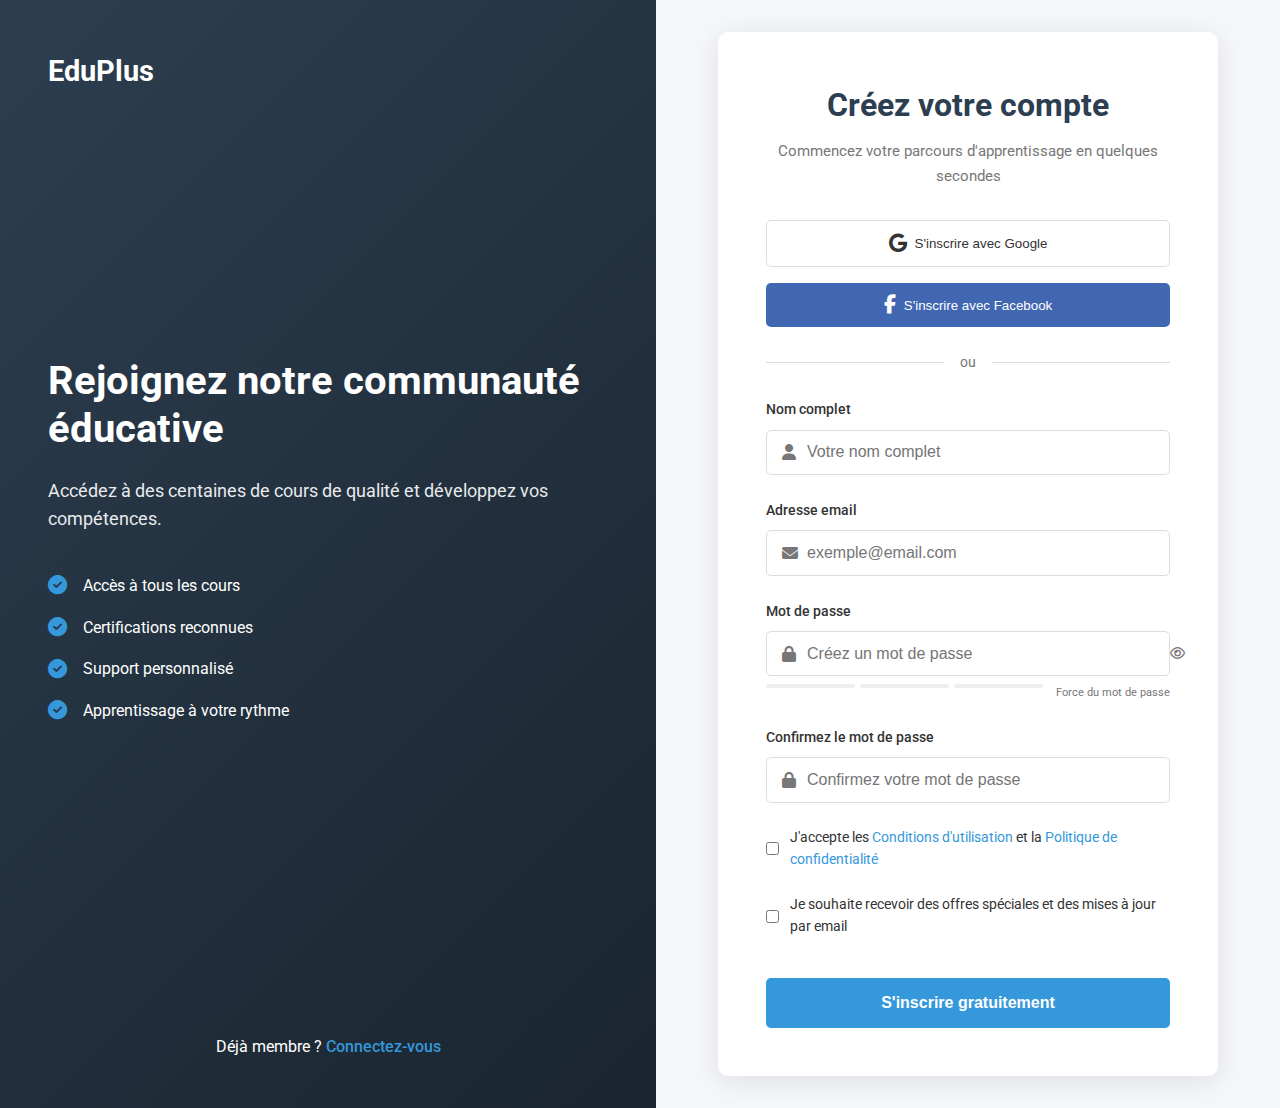
<file: inscription.html>
<!DOCTYPE html>
<html lang="fr">
<head>
  <meta charset="UTF-8">
  <meta name="viewport" content="width=device-width, initial-scale=1.0">
  <title>Inscription - EduPlus</title>
  <link rel="stylesheet" href="./css/inscription.css">
  <link href="https://fonts.googleapis.com/css2?family=Roboto:wght@300;400;500;700&display=swap" rel="stylesheet">
  <link rel="stylesheet" href="https://cdnjs.cloudflare.com/ajax/libs/font-awesome/6.5.0/css/all.min.css">
</head>
<body>
  <div class="registration-container">
    <div class="registration-left">
      <div class="logo">
        <a href="index.html">EduPlus</a>
      </div>
      <div class="left-content">
        <h1>Rejoignez notre communauté éducative</h1>
        <p>Accédez à des centaines de cours de qualité et développez vos compétences.</p>
        <div class="benefits">
          <div class="benefit-item">
            <i class="fas fa-check-circle"></i>
            <span>Accès à tous les cours</span>
          </div>
          <div class="benefit-item">
            <i class="fas fa-check-circle"></i>
            <span>Certifications reconnues</span>
          </div>
          <div class="benefit-item">
            <i class="fas fa-check-circle"></i>
            <span>Support personnalisé</span>
          </div>
          <div class="benefit-item">
            <i class="fas fa-check-circle"></i>
            <span>Apprentissage à votre rythme</span>
          </div>
        </div>
      </div>
      <div class="already-member">
        <p>Déjà membre ? <a href="connexion.html">Connectez-vous</a></p>
      </div>
    </div>

    <div class="registration-right">
      <div class="registration-form">
        <h2>Créez votre compte</h2>
        <p class="form-subtitle">Commencez votre parcours d'apprentissage en quelques secondes</p>

        <div class="social-login">
          <button class="social-btn google-btn">
            <i class="fab fa-google"></i> S'inscrire avec Google
          </button>
          <button class="social-btn facebook-btn">
            <i class="fab fa-facebook-f"></i> S'inscrire avec Facebook
          </button>
        </div>

        <div class="separator">
          <span>ou</span>
        </div>

        <form id="registrationForm">
          <div class="form-group">
            <label for="fullname">Nom complet</label>
            <div class="input-with-icon">
              <i class="fas fa-user"></i>
              <input type="text" id="fullname" name="fullname" placeholder="Votre nom complet" required>
            </div>
          </div>

          <div class="form-group">
            <label for="email">Adresse email</label>
            <div class="input-with-icon">
              <i class="fas fa-envelope"></i>
              <input type="email" id="email" name="email" placeholder="exemple@email.com" required>
            </div>
          </div>

          <div class="form-group">
            <label for="password">Mot de passe</label>
            <div class="input-with-icon">
              <i class="fas fa-lock"></i>
              <input type="password" id="password" name="password" placeholder="Créez un mot de passe" required>
              <button type="button" class="toggle-password" id="togglePassword">
                <i class="far fa-eye"></i>
              </button>
            </div>
            <div class="password-strength">
              <span class="strength-bar"></span>
              <span class="strength-bar"></span>
              <span class="strength-bar"></span>
              <span class="strength-text">Force du mot de passe</span>
            </div>
          </div>

          <div class="form-group">
            <label for="confirm-password">Confirmez le mot de passe</label>
            <div class="input-with-icon">
              <i class="fas fa-lock"></i>
              <input type="password" id="confirm-password" name="confirm-password" placeholder="Confirmez votre mot de passe" required>
            </div>
          </div>

          <div class="form-group checkbox-group">
            <input type="checkbox" id="terms" name="terms" required>
            <label for="terms">J'accepte les <a href="#">Conditions d'utilisation</a> et la <a href="#">Politique de confidentialité</a></label>
          </div>

          <div class="form-group checkbox-group">
            <input type="checkbox" id="newsletter" name="newsletter">
            <label for="newsletter">Je souhaite recevoir des offres spéciales et des mises à jour par email</label>
          </div>

          <button type="submit" class="submit-btn">S'inscrire gratuitement</button>
        </form>
      </div>
    </div>
  </div>

  <script src="./js/inscription.js"></script>
</body>
</html>
</file>
<file: css/inscription.css>
:root {
  --primary-color: #2c3e50;
  --secondary-color: #3498db;
  --accent-color: #e74c3c;
  --light-color: #ecf0f1;
  --dark-color: #2c3e50;
  --success-color: #27ae60;
  --warning-color: #f39c12;
  --text-color: #333;
  --text-light: #777;
  --border-color: #ddd;
  --google-red: #DB4437;
  --facebook-blue: #4267B2;
}

* {
  margin: 0;
  padding: 0;
  box-sizing: border-box;
}

body {
  font-family: 'Roboto', sans-serif;
  color: var(--text-color);
  background-color: #f5f7fa;
  line-height: 1.6;
}

.registration-container {
  display: flex;
  min-height: 100vh;
}

.registration-left {
  flex: 1;
  background: linear-gradient(135deg, var(--primary-color), #1a252f);
  color: white;
  padding: 3rem;
  display: flex;
  flex-direction: column;
  justify-content: space-between;
}

.logo a {
  color: white;
  font-size: 1.8rem;
  font-weight: bold;
  text-decoration: none;
}

.left-content h1 {
  font-size: 2.5rem;
  margin-bottom: 1.5rem;
  line-height: 1.2;
}

.left-content p {
  font-size: 1.1rem;
  opacity: 0.9;
  margin-bottom: 2.5rem;
}

.benefits {
  margin-top: 2rem;
}

.benefit-item {
  display: flex;
  align-items: center;
  margin-bottom: 1rem;
}

.benefit-item i {
  color: var(--secondary-color);
  margin-right: 1rem;
  font-size: 1.2rem;
}

.already-member {
  margin-top: 2rem;
  text-align: center;
}

.already-member a {
  color: var(--secondary-color);
  text-decoration: none;
  font-weight: 500;
}

.already-member a:hover {
  text-decoration: underline;
}

.registration-right {
  flex: 1;
  display: flex;
  align-items: center;
  justify-content: center;
  padding: 2rem;
}

.registration-form {
  background: white;
  padding: 3rem;
  border-radius: 10px;
  box-shadow: 0 5px 30px rgba(0,0,0,0.1);
  width: 100%;
  max-width: 500px;
}

.registration-form h2 {
  font-size: 2rem;
  color: var(--primary-color);
  margin-bottom: 0.5rem;
  text-align: center;
}

.form-subtitle {
  color: var(--text-light);
  text-align: center;
  margin-bottom: 2rem;
  font-size: 0.95rem;
}

.social-login {
  display: flex;
  flex-direction: column;
  gap: 1rem;
  margin-bottom: 1.5rem;
}

.social-btn {
  padding: 0.8rem;
  border-radius: 5px;
  border: none;
  font-weight: 500;
  cursor: pointer;
  display: flex;
  align-items: center;
  justify-content: center;
  gap: 0.5rem;
  transition: all 0.3s;
}

.social-btn i {
  font-size: 1.2rem;
}

.google-btn {
  background-color: white;
  color: var(--text-color);
  border: 1px solid var(--border-color);
}

.google-btn:hover {
  background-color: #f5f5f5;
  border-color: var(--google-red);
  color: var(--google-red);
}

.facebook-btn {
  background-color: var(--facebook-blue);
  color: white;
}

.facebook-btn:hover {
  background-color: #3b5998;
}

.separator {
  display: flex;
  align-items: center;
  margin: 1.5rem 0;
  color: var(--text-light);
  font-size: 0.9rem;
}

.separator::before, .separator::after {
  content: "";
  flex: 1;
  border-bottom: 1px solid var(--border-color);
}

.separator::before {
  margin-right: 1rem;
}

.separator::after {
  margin-left: 1rem;
}

.form-group {
  margin-bottom: 1.5rem;
}

.form-group label {
  display: block;
  margin-bottom: 0.5rem;
  font-weight: 500;
  font-size: 0.9rem;
}

.input-with-icon {
  position: relative;
}

.input-with-icon i {
  position: absolute;
  left: 1rem;
  top: 50%;
  transform: translateY(-50%);
  color: var(--text-light);
}

.input-with-icon input {
  width: 100%;
  padding: 0.8rem 1rem 0.8rem 2.5rem;
  border: 1px solid var(--border-color);
  border-radius: 5px;
  font-size: 1rem;
  transition: border 0.3s;
}

.input-with-icon input:focus {
  outline: none;
  border-color: var(--secondary-color);
  box-shadow: 0 0 0 3px rgba(52, 152, 219, 0.2);
}

.toggle-password {
  position: absolute;
  right: 1rem;
  top: 50%;
  transform: translateY(-50%);
  background: none;
  border: none;
  color: var(--text-light);
  cursor: pointer;
}

.password-strength {
  display: flex;
  gap: 0.3rem;
  margin-top: 0.5rem;
}

.strength-bar {
  flex: 1;
  height: 4px;
  background-color: #eee;
  border-radius: 2px;
}

.strength-text {
  font-size: 0.7rem;
  color: var(--text-light);
  margin-left: 0.5rem;
}

.checkbox-group {
  display: flex;
  align-items: center;
}

.checkbox-group input {
  margin-right: 0.7rem;
}

.checkbox-group label {
  font-size: 0.85rem;
  font-weight: normal;
  margin-bottom: 0;
}

.checkbox-group a {
  color: var(--secondary-color);
  text-decoration: none;
}

.checkbox-group a:hover {
  text-decoration: underline;
}

.submit-btn {
  width: 100%;
  padding: 1rem;
  background-color: var(--secondary-color);
  color: white;
  border: none;
  border-radius: 5px;
  font-size: 1rem;
  font-weight: 600;
  cursor: pointer;
  transition: background 0.3s;
  margin-top: 1rem;
}

.submit-btn:hover {
  background-color: #2980b9;
}

/* Responsive Design */
@media (max-width: 992px) {
  .registration-container {
    flex-direction: column;
  }
  
  .registration-left {
    padding: 2rem;
  }
  
  .left-content h1 {
    font-size: 2rem;
  }
  
  .registration-form {
    padding: 2rem;
  }
}

@media (max-width: 576px) {
  .registration-left, .registration-right {
    padding: 1.5rem;
  }
  
  .registration-form {
    padding: 1.5rem;
  }
  
  .left-content h1 {
    font-size: 1.8rem;
  }
  
  .registration-form h2 {
    font-size: 1.5rem;
  }
  
  .social-login {
    flex-direction: column;
  }
}
</file>
